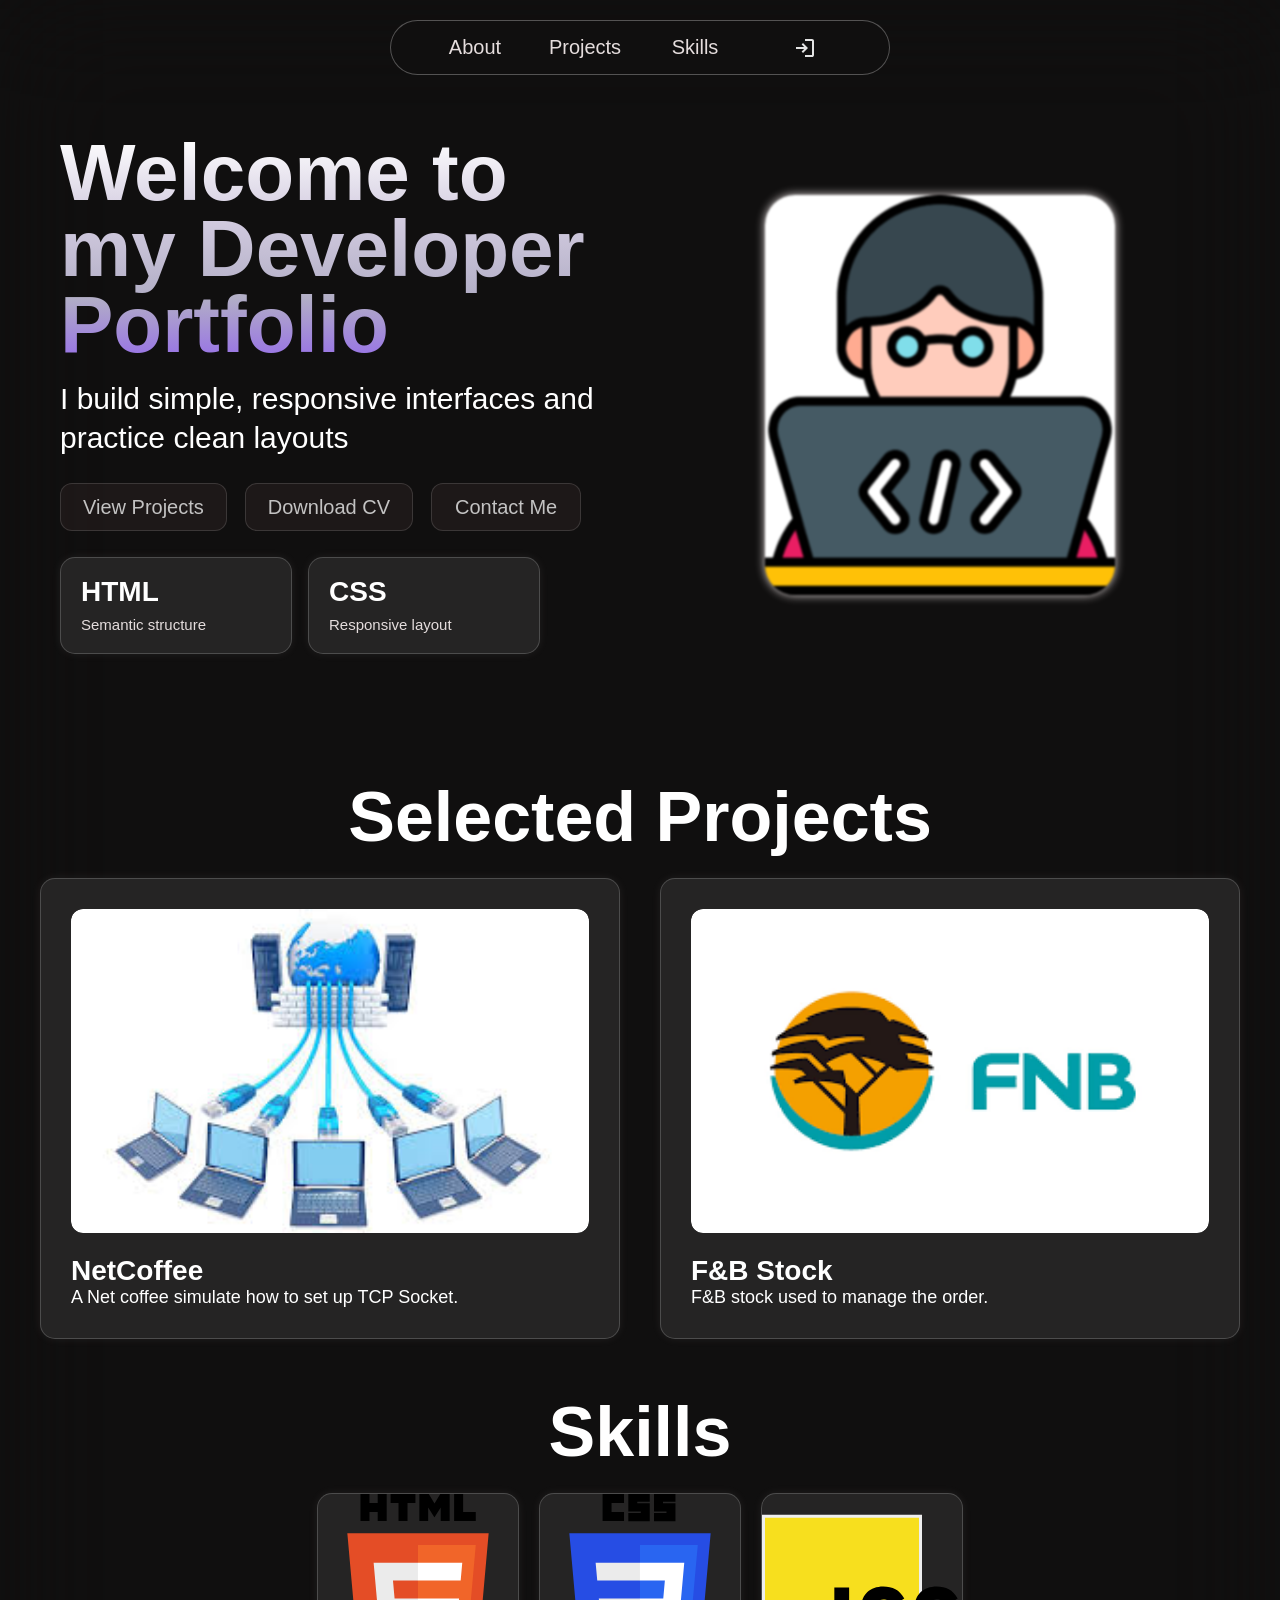
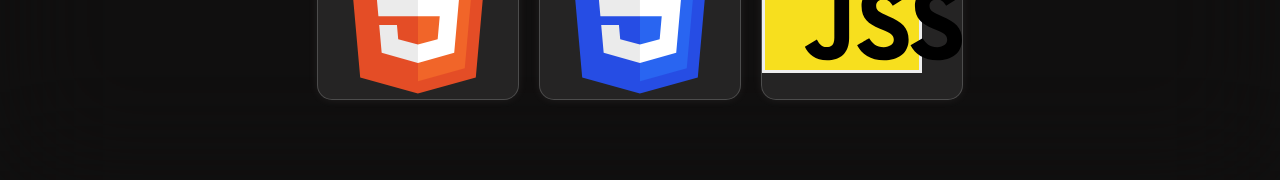
<file: index.html>
<!DOCTYPE html>
<html lang="en">

<head>
    <meta charset="UTF-8">
    <meta name="viewport" content="width=device-width, initial-scale=1.0">
    <title>Developer Portfolio</title>

    <link rel="stylesheet" href="style.css">
</head>

<body>

    <header>
        <nav class="Main navigation">
            <ul>
                <li><a href="#about">About</a></li>
                <li><a href="#projects">Projects</a></li>
                <li><a href="#skills">Skills</a></li>
                <li><a href="#login-box" class="open-btn" class="Open login">
                        <svg xmlns="http://www.w3.org/2000/svg" height="24px" viewBox="0 -960 960 960" width="24px"
                            fill="#e3e3e3">
                            <path
                                d="M480-120v-80h280v-560H480v-80h280q33 0 56.5 23.5T840-760v560q0 33-23.5 56.5T760-120H480Zm-80-160-55-58 102-102H120v-80h327L345-622l55-58 200 200-200 200Z" />
                        </svg>
                    </a></li>
            </ul>
        </nav>
    </header>
    <div id="login-box" class="login-overlay">
        <div id="login-content">
            <a href="#" class="close-btn" class="Close login"><img src="close.png" alt=""></a>
            <h2>Login</h2>
            <form id="input" action="admin.html">
                <input id="email" type="email" placeholder="email">
                <input id="password" type="password" placeholder="password">
                <div id="button">
                    <button type="submit">Login</button>
                    <a href="admin.html">Admin</a>
                </div>
            </form>
        </div>
    </div>


    <main>
        <section id="title-box">
            <div id="title">
                <h1>Welcome to my Developer Portfolio</h1>
                <p>I build simple, responsive interfaces and practice clean layouts </p>
            </div>
            <section class="bottom-menu">
                <a id="view-projects" href="#projects">View Projects</a>
                <a id="download-cv" href="cv.pdf" download>Download CV</a>
                <a id="contact-me" href="mailto:quan23102005@example.com">Contact Me</a>
            </section>
            <div class="inf-tech">

                <article>
                    <strong>HTML</strong>
                    <span>Semantic structure</span>
                </article>
                <article>
                    <strong>CSS</strong>
                    <span>Responsive layout</span>
                </article>
            </div>
        </section>

        <section id="face">
            <img src="face.jpg" alt="avatar">
        </section>
    </main>

    <section class="section-heading">
        <h2 id="project-title">Selected Projects</h2>
    </section>

    <section id="projects">
        <article class="frame frame-bottom">
            <a href="https://github.com/TranHuuQuyet/Netmanager-realtime-internet-cafe-management-system">
                <img src="NetCoffee.jpg" alt="NetCoffee project preview">
            </a>
            <div>
                <h3>NetCoffee</h3>
                <p>A Net coffee simulate how to set up TCP Socket.
                </p>
            </div>
        </article>
        <article class="frame frame-bottom">
            <a href="https://github.com/TranHuuQuyet/fnb-stock-system">
                <img src="fnb.png" alt="Food and beverage project preview">
            </a>
            <div>
                <h3>F&amp;B Stock</h3>
                <p>F&amp;B stock used to manage the order.
                </p>
            </div>
        </article>
    </section>

    <section id="skills">
        <div class="section-heading">
            <h2 id="skills-title">Skills</h2>
        </div>
        <div class="skills-icon ">
            <article>
                <svg xmlns="http://www.w3.org/2000/svg" width="200" height="200" viewBox="0 0 256 361">
                    <path fill="#E44D26"
                        d="m255.555 70.766l-23.241 260.36l-104.47 28.962l-104.182-28.922L.445 70.766h255.11Z" />
                    <path fill="#F16529" d="m128 337.95l84.417-23.403l19.86-222.49H128V337.95Z" />
                    <path fill="#EBEBEB"
                        d="M82.82 155.932H128v-31.937H47.917l.764 8.568l7.85 88.01H128v-31.937H85.739l-2.919-32.704Zm7.198 80.61h-32.06l4.474 50.146l65.421 18.16l.147-.04V271.58l-.14.037l-35.568-9.604l-2.274-25.471Z" />
                    <path
                        d="M24.18 0h16.23v16.035h14.847V0h16.231v48.558h-16.23v-16.26H40.411v16.26h-16.23V0Zm68.65 16.103H78.544V0h44.814v16.103h-14.295v32.455h-16.23V16.103h-.001ZM130.47 0h16.923l10.41 17.062L168.203 0h16.93v48.558h-16.164V24.49l-11.166 17.265h-.28L146.35 24.49v24.068h-15.88V0Zm62.74 0h16.235v32.508h22.824v16.05h-39.06V0Z" />
                    <path fill="#FFF"
                        d="M127.89 220.573h39.327l-3.708 41.42l-35.62 9.614v33.226l65.473-18.145l.48-5.396l7.506-84.08l.779-8.576H127.89v31.937Zm0-64.719v.078h77.143l.64-7.178l1.456-16.191l.763-8.568H127.89v31.86Z" />
                </svg>
            </article>
            <article>
                <svg xmlns="http://www.w3.org/2000/svg" width="200" height="200" viewBox="0 0 256 361">
                    <path fill="#264DE4"
                        d="M127.844 360.088L23.662 331.166L.445 70.766h255.11l-23.241 260.36l-104.47 28.962Z" />
                    <path fill="#2965F1" d="m212.417 314.547l19.86-222.49H128V337.95l84.417-23.403Z" />
                    <path fill="#EBEBEB"
                        d="m53.669 188.636l2.862 31.937H128v-31.937H53.669Zm-5.752-64.641l2.903 31.937H128v-31.937H47.917ZM128 271.58l-.14.037l-35.568-9.604l-2.274-25.471h-32.06l4.474 50.146l65.421 18.16l.147-.04V271.58Z" />
                    <path
                        d="M60.484 0h38.68v16.176H76.66v16.176h22.506v16.175H60.484V0Zm46.417 0h38.681v14.066h-22.505v2.813h22.505v32.352h-38.68V34.46h22.505v-2.813H106.9V0Zm46.418 0H192v14.066h-22.505v2.813H192v32.352h-38.681V34.46h22.505v-2.813H153.32V0Z" />
                    <path fill="#FFF"
                        d="m202.127 188.636l5.765-64.641H127.89v31.937h45.002l-2.906 32.704H127.89v31.937h39.327l-3.708 41.42l-35.62 9.614v33.226l65.473-18.145l.48-5.396l7.506-84.08l.779-8.576Z" />
                </svg>
            </article>
            <article>
                <svg xmlns="http://www.w3.org/2000/svg" width="200" height="200" viewBox="0 0 256 203">
                    <g fill="none">
                        <path fill="#F7DF1E" d="M1.853 1.833h201.094v199H1.853z" />
                        <path fill="#EEE"
                            d="M204.8 202.667H0V0h204.8v202.667Zm-200.954-3.83h197.105V3.83H3.846v195.008Z" />
                        <path fill="#000"
                            d="M137.16 158.025c4.06 6.63 9.342 11.502 18.686 11.502c7.849 0 12.862-3.923 12.862-9.341c0-6.494-5.15-8.796-13.79-12.574l-4.733-2.031c-13.669-5.822-22.748-13.118-22.748-28.54c0-14.206 10.822-25.02 27.74-25.02c12.042 0 20.701 4.192 26.94 15.166l-14.75 9.47c-3.248-5.824-6.75-8.117-12.19-8.117c-5.55 0-9.065 3.52-9.065 8.117c0 5.681 3.52 7.983 11.646 11.503l4.736 2.029c16.094 6.901 25.18 13.937 25.18 29.756c0 17.051-13.396 26.395-31.388 26.395c-17.592 0-28.956-8.382-34.517-19.368c0-.005 15.392-8.947 15.392-8.947Zm68.33 0c4.059 6.63 9.34 11.502 18.685 11.502c7.848 0 12.862-3.923 12.862-9.341c0-6.494-5.15-8.796-13.79-12.574l-4.734-2.031c-13.668-5.822-22.748-13.118-22.748-28.54c0-14.206 10.823-25.02 27.74-25.02c12.043 0 20.702 4.192 26.94 15.166l-14.75 9.47c-3.247-5.824-6.75-8.117-12.19-8.117c-5.549 0-9.064 3.52-9.064 8.117c0 5.681 3.52 7.983 11.645 11.503l4.736 2.029C246.914 137.088 256 144.124 256 159.942c0 17.052-13.395 26.396-31.388 26.396c-17.591 0-28.955-8.382-34.517-19.368l15.394-8.945Zm-135.24 1.642c2.977 5.28 5.684 9.743 12.19 9.743c6.223 0 10.149-2.434 10.149-11.902V93.101h18.94v64.661c0 19.612-11.5 28.54-28.284 28.54c-15.166 0-23.949-7.849-28.416-17.301l15.422-9.334c0-.002 0 0 0 0Z" />
                    </g>
                </svg>
            </article>

        </div>
    </section>
</body>

</html>
</file>
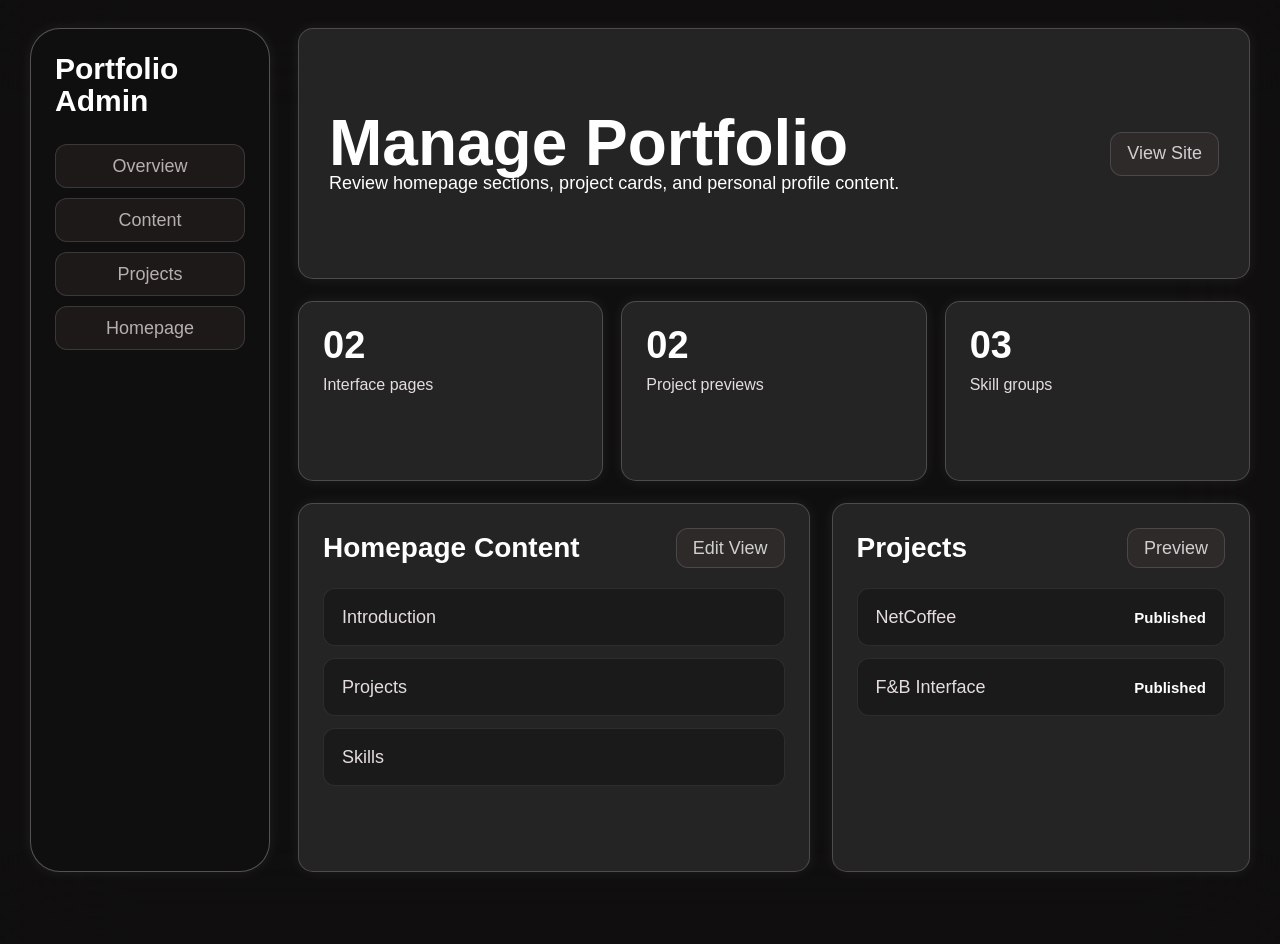
<file: admin.html>
<!DOCTYPE html>
<html lang="en">

<head>
    <meta charset="UTF-8">
    <meta name="viewport" content="width=device-width, initial-scale=1.0">
    <title>Portfolio Admin</title>

    <link rel="stylesheet" href="style.css">
    <link rel="stylesheet" href="admin.css">
</head>

<body>
    <div class="shell">
        <aside class="sidebar">
            <h1>Portfolio Admin</h1>
            <nav class="Admin navigation">
                <a href="#overview">Overview</a>
                <a href="#content">Content</a>
                <a href="#projects-admin">Projects</a>
                <a href="index.html">Homepage</a>
            </nav>
        </aside>

        <main>
            <section class="top-header">
                <div>
                    <h2>Manage Portfolio</h2>
                    <p>Review homepage sections, project cards, and personal profile content.</p>
                </div>
                <a class="open-btn" href="index.html">View Site</a>
            </section>

            <section class="stats">
                <article class="stat-box">
                    <strong>02</strong>
                    <span>Interface pages</span>
                </article>
                <article class="stat-box">
                    <strong>02</strong>
                    <span>Project previews</span>
                </article>
                <article class="stat-box">
                    <strong>03</strong>
                    <span>Skill groups</span>
                </article>
            </section>

            <section class="grid" id="content">
                <article class="panel">
                    <div class="toolbar">
                        <h3>Homepage Content</h3>
                        <a href="index.html#about">Edit View</a>
                    </div>
                    <div class="admin-list">
                        <article>
                            <span>Introduction</span>
                        </article>
                        <article>
                            <span>Projects</span>
                        </article>
                        <article>
                            <span>Skills</span>
                        </article>
                    </div>
                </article>

                <article class="panel" id="projects-admin">
                    <div class="toolbar">
                        <h3>Projects</h3>
                        <a href="index.html#projects">Preview</a>
                    </div>
                    <div class="admin-list">
                        <article>
                            <span>NetCoffee</span>
                            <strong>Published</strong>
                        </article>
                        <article>
                            <span>F&amp;B Interface</span>
                            <strong>Published</strong>
                        </article>
                    </div>
                </article>
            </section>
        </main>
    </div>
</body>

</html>
</file>
<file: style.css>
* {
    margin: 0;
    box-sizing: border-box;
}

:root {
    --primary-color: rgba(37, 36, 36, 0.349);
    --secondary-color: rgb(229, 221, 221);
    --font-size: 18px;
    --font-family: "Pliant", Arial, sans-serif;
    --font-color: white;
    --background: rgb(16, 15, 15);
    --panel: #252424;
    --hover: rgb(75, 70, 70);
    --button-bg: rgba(105, 79, 79, 0.212);
    --border-color: rgba(255, 255, 255, 0.281);
    --border-radius: 15px;
}

html {
    scroll-behavior: smooth;
}

body {
    min-height: 100vh;
    background-color: var(--background);
    color: var(--font-color);
    font-family: var(--font-family);
    font-size: var(--font-size);
    backdrop-filter: blur(60px);
}

img {
    display: block;
    max-width: 100%;
}

a {
    color: inherit;
    text-decoration: none;
}

button,
input {
    font: inherit;
}

header {
    padding: 20px;
}

header>nav>ul {
    background: var(--background);
    display: flex;
    justify-content: center;
    align-items: center;
    min-height: 55px;
    padding: 6px;
    width: min(500px, 100%);
    border-radius: 50px;
    border: 0.1px solid var(--border-color);
    margin: 0 auto;
    gap: 30px;
    list-style: none;
}

header>nav a {
    display: flex;
    align-items: center;
    justify-content: center;
    min-width: 80px;
    min-height: 40px;
    border-radius: 10px;
    color: var(--secondary-color);
    font-size: 20px;
    transition: background-color 0.2s ease, opacity 0.2s ease;
}

header>nav a:hover,
header>nav a:focus-visible {
    background-color: var(--hover);
    outline: none;
}

main {
    padding: 40px 20px 70px;
    display: grid;
    grid-template-columns: 1.5fr 1.5fr;
    gap: 40px;
    align-items: center;
    width: 100%;
    max-width: 1200px;
    margin: 0 auto;
}

#title-box {
    display: flex;
    flex-direction: column;
    gap: 26px;
}

#title>h1 {
    background: linear-gradient(white, rgb(211, 204, 224), rgb(178, 174, 198), rgb(143, 95, 240));
    background-clip: text;
    -webkit-background-clip: text;
    -webkit-text-fill-color: transparent;
    font-size: clamp(46px, 7vw, 80px);
    line-height: 0.95;
    padding-bottom: 16px;
}


#title>p {
    font-size: clamp(22px, 3vw, 30px);
    line-height: 1.3;
}


.bottom-menu {
    display: flex;
    flex-wrap: wrap;
    gap: 18px;
    max-width: 650px;
}

.bottom-menu>*,
#button>* {
    display: inline-flex;
    align-items: center;
    justify-content: center;
    min-height: 48px;
    border: 1px solid rgba(255, 255, 255, 0.18);
    border-radius: 12px;
    padding: 0 22px;
    font-size: 20px;
    color: white;
    background-color: var(--button-bg);
    opacity: 0.75;
    cursor: pointer;
    /* transition: opacity 0.1s ease, background-color 0.2s ease, transform 0.2s ease; */
}

.bottom-menu>* {
    min-width: 150px;
}

.bottom-menu>*:hover,
.bottom-menu>*:focus-visible,
#button>*:hover,
#button>*:focus-visible {
    opacity: 1;
    background-color: var(--hover);
    transform: translateY(-2px);
    outline: none;
}

.inf-tech {
    display: grid;
    grid-template-columns: repeat(2, minmax(0, 1fr));
    gap: 16px;
    max-width: 480px;
}

.inf-tech article,
.frame,
.skills-icon article {
    background: var(--panel);
    border: 0.1px solid rgba(255, 255, 255, 0.18);
    border-radius: var(--border-radius);
    box-shadow: 0 0 10px rgba(229, 221, 221, 0.08);
}

.inf-tech article {
    padding: 20px;
}

.inf-tech strong {
    display: block;
    font-size: 28px;
    line-height: 1;
}

.inf-tech span {
    display: block;
    margin-top: 10px;
    color: var(--secondary-color);
    font-size: 15px;
}

#face {
    display: flex;
    justify-content: center;
    align-items: center;
}

#face>img {
    width: min(350px, 100%);
    aspect-ratio: 7 / 8;
    object-fit: cover;
    border-radius: 30px;
    box-shadow: 0 0 10px var(--secondary-color);
    filter: blur(1px);
}

.section-heading {
    width: min(1200px, calc(100% - 40px));
    margin: 0 auto;
    padding: 58px 0 26px;
    text-align: center;
}

h2 {
    color: var(--font-color);
    display: flex;
    justify-content: center;
    align-items: center;
    font-size: clamp(42px, 6vw, 70px);
    line-height: 1;
}

#projects {
    width: min(1200px, calc(100% - 40px));
    margin: 0 auto;
    display: grid;
    grid-template-columns: repeat(2, minmax(0, 1fr));
    gap: 40px;

}

.frame {
    padding: 30px;
    min-height: 100%;
}

.frame>a {
    display: block;
    border-radius: 12px;
    overflow: hidden;
}

.frame>a>img {
    width: 100%;
    aspect-ratio: 16 / 10;
    object-fit: cover;
    border-radius: 12px;
    box-shadow: 0 0 10px rgba(229, 221, 221, 0.16);
    transition: transform 0.25s ease, filter 0.25s ease;
}

.frame>a:hover img,
.frame>a:focus-visible img {
    transform: scale(1.03);
    filter: brightness(1.08);
}

.frame>div>h3 {
    margin-top: 22px;
    color: var(--font-color);
    font-size: 28px;
}

.frame>p {
    margin-top: 12px;
    color: var(--secondary-color);
    line-height: 1.45;
}

#skills {
    width: min(1200px, calc(100% - 40px));
    margin: 0 auto;
    padding-bottom: 80px;
}

.skills-icon {
    display: grid;
    grid-template-columns: repeat(4, minmax(0, 1fr));
    gap: 20px;
    display: flex;
    justify-content: center;
    align-items: center;
}

.login-overlay {
    z-index: 999;
    position: fixed;
    inset: 0;
    padding: 20px;
    background: rgba(16, 15, 15, 0.72);
    pointer-events: none;
    visibility: hidden;
    opacity: 0;
    transition: opacity 0.2s ease, visibility 0.2s ease;
}

.login-overlay:target {
    opacity: 1;
    pointer-events: all;
    visibility: visible;
}

#login-content {
    position: fixed;
    top: 25%;
    left: 50%;
    z-index: 1000;
    background: rgb(96, 94, 94);
    display: flex;
    flex-direction: column;
    justify-content: center;
    align-items: center;
    border-radius: 20px;
    width: min(600px, 100%);
    padding: 42px;
    box-shadow: 0 0 20px rgba(229, 221, 221, 0.18);
    transform: translate(-50%, -46%) scale(0.96);
    transition: transform 0.2s ease;
}

.login-overlay:target #login-content {
    transform: translate(-50%, -50%) scale(1);
}

#login-content>.close-btn {
    position: absolute;
    top: 18px;
    right: 18px;
    width: 32px;
    height: 32px;
    display: grid;
    place-items: center;
    border-radius: 10px;
}

#login-content>.close-btn:hover,
#login-content>.close-btn:focus-visible {
    background: var(--hover);
    /* outline: none; */
}

#login-content>.close-btn>img {
    width: 24px;
}

#login-content>h2 {
    color: rgb(194, 193, 193);
    margin-bottom: 30px;
    font-size: 50px;
}

#input {
    width: min(400px, 100%);
}

#input>input {
    width: 100%;
    height: 44px;
    border-radius: 10px;
    border: 1px solid transparent;
    margin-bottom: 18px;
    padding: 0 14px;
    background: var(--secondary-color);
    color: var(--background);
    outline: none;
}

#input>input:focus {
    border-color: rgba(255, 255, 255, 0.75);
}

#button {
    display: flex;
    gap: 14px;
}

#button>* {
    width: 50%;
    min-height: 42px;
    font-size: 18px;
}

@media (max-width: 1023px) {
    main {
        grid-template-columns: 1fr;
        text-align: center;
    }

    .bottom-menu,
    .inf-tech {
        justify-content: center;
        margin-inline: auto;
    }

    #face {
        order: -1;
    }

    .skills-icon {
        grid-template-columns: repeat(2, minmax(0, 1fr));
    }
}

@media (max-width: 767px) {
    body {
        padding: 100;
    }

    nav header {
        padding: 12px;
    }

    header>nav>ul {
        gap: 4px;
        border-radius: 22px;
    }

    header>nav a {
        min-width: 64px;
        font-size: 16px;
    }

    main {
        padding-top: 28px;
        gap: 34px;
    }

    .bottom-menu,
    .inf-tech,
    #projects,
    .skills-icon {

        grid-template-columns: 1fr;
        flex-wrap: wrap;
    }

    .bottom-menu {
        display: grid;
    }

    .bottom-menu>*,
    .inf-tech {
        width: 100%;
    }

    .section-heading {
        padding-top: 44px;
    }

    .frame {
        padding: 22px;
    }

    #login-content {
        position: absolute;
        top: 15%;
        padding: 34px 18px;
    }

    #login-content>h2 {
        font-size: 34px;
    }

    #button {
        flex-direction: column;
    }

    #button>* {
        width: 100%;
    }
}
</file>
<file: admin.css>
body {
    min-height: 100vh;
    background: var(--background);
    color: var(--font-color);
}


.shell {
    width: min(1220px, calc(100% - 40px));
    min-height: 100vh;
    margin: 0 auto;
    padding: 28px 0 72px;
    display: grid;
    grid-template-columns: 240px minmax(0, 1fr);
    gap: 28px;
}

.sidebar {
    position: sticky;
    top: 28px;
    align-self: start;
    min-height: calc(100vh - 56px);
    padding: 24px;
    background: var(--background);
    border: 0.1px solid var(--border-color);
    border-radius: 30px;
    box-shadow: 0 0 14px rgba(229, 221, 221, 0.08);
}

.sidebar h1 {
    color: var(--font-color);
    font-size: 30px;
    line-height: 1.05;
    margin-bottom: 28px;
}

.sidebar nav {
    display: grid;
    gap: 10px;
}

.sidebar a,
.top-header .open-btn,
.toolbar a {
    min-height: 44px;
    display: inline-flex;
    align-items: center;
    justify-content: center;
    padding: 0 16px;
    border: 1px solid rgba(255, 255, 255, 0.18);
    border-radius: 12px;
    color: var(--secondary-color);
    background: var(--button-bg);
    opacity: 0.78;
    transition: opacity 0.2s ease, background-color 0.2s ease, transform 0.2s ease;
}

.sidebar a:hover,
.sidebar a:focus-visible,
.top-header .open-btn:hover,
.top-header .open-btn:focus-visible,
.toolbar a:hover,
.toolbar a:focus-visible {
    opacity: 1;
    background: var(--hover);
    transform: translateY(-2px);
    outline: none;
}

.shell>main {
    max-width: none;
    width: 100%;
    margin: 0;
    padding: 0;
    display: grid;
    grid-template-columns: 1fr;
    align-items: stretch;
    gap: 22px;
}

.top-header,
.stat-box,
.panel {
    background: var(--panel);
    border: 0.1px solid rgba(255, 255, 255, 0.18);
    border-radius: var(--border-radius);
    box-shadow: 0 0 14px rgba(229, 221, 221, 0.08);
}

.top-header {
    min-height: 190px;
    padding: 30px;
    display: flex;
    align-items: center;
    justify-content: space-between;
    gap: 24px;
}

.top-header>div>h2 {
    padding: 0;
    justify-content: flex-start;
    font-size: clamp(42px, 6vw, 64px);
    line-height: 0.95;
    color:

}

.top-header>p {
    max-width: 620px;
    margin-top: 14px;
    color: var(--secondary-color);
    font-size: 20px;
    line-height: 1.35;
}

.top-header>.open-btn {
    flex: 0 0 auto;
    color: white;
}

.stats {
    display: grid;
    grid-template-columns: repeat(3, minmax(0, 1fr));
    gap: 18px;
}

.stat-box {
    padding: 24px;
}

.stat-box strong {
    display: block;
    color: var(--font-color);
    font-size: 38px;
    line-height: 1;
    margin-bottom: 10px;
}

.stat-box span {
    color: var(--secondary-color);
    font-size: 16px;
}

.grid {
    display: grid;
    grid-template-columns: minmax(0, 1.1fr) minmax(300px, 0.9fr);
    gap: 22px;
}

.panel {
    padding: 24px;
}

.toolbar {
    display: flex;
    align-items: center;
    justify-content: space-between;
    gap: 16px;
    margin-bottom: 20px;
}

.toolbar h3 {
    color: var(--font-color);
    font-size: 28px;
    line-height: 1;
}

.toolbar a {
    min-height: 40px;
    color: white;
}

.admin-list {
    display: grid;
    gap: 12px;
}

.admin-list article {
    min-height: 58px;
    display: flex;
    align-items: center;
    justify-content: space-between;
    gap: 16px;
    padding: 16px 18px;
    border-radius: 12px;
    background: rgba(16, 15, 15, 0.42);
    border: 1px solid rgba(255, 255, 255, 0.08);
}

.admin-list span {
    color: var(--secondary-color);
}

.admin-list strong {
    color: var(--font-color);
    font-size: 15px;
}

@media (max-width: 1023px) {
    .shell {
        grid-template-columns: 1fr;
    }

    .sidebar {
        position: static;
        min-height: auto;
    }

    .sidebar nav {
        display: flex;
        flex-wrap: wrap;
    }

    .grid {
        grid-template-columns: 1fr;
    }
}

@media (max-width: 767px) {
    .shell {
        width: min(100% - 24px, 1220px);
        padding-top: 16px;
        gap: 18px;
    }

    .sidebar,
    .top-header,
    .panel,
    .stat-box {
        border-radius: 15px;
    }

    .top-header,
    .toolbar,
    .admin-list article {
        flex-direction: column;
        align-items: stretch;
    }

    .top-header {
        min-height: auto;
        padding: 24px;
    }

    .top-header p {
        font-size: 18px;
    }

    .stats {
        grid-template-columns: 1fr;
    }

    .toolbar a,
    .top-header .open-btn {
        width: 100%;
    }
}
</file>
